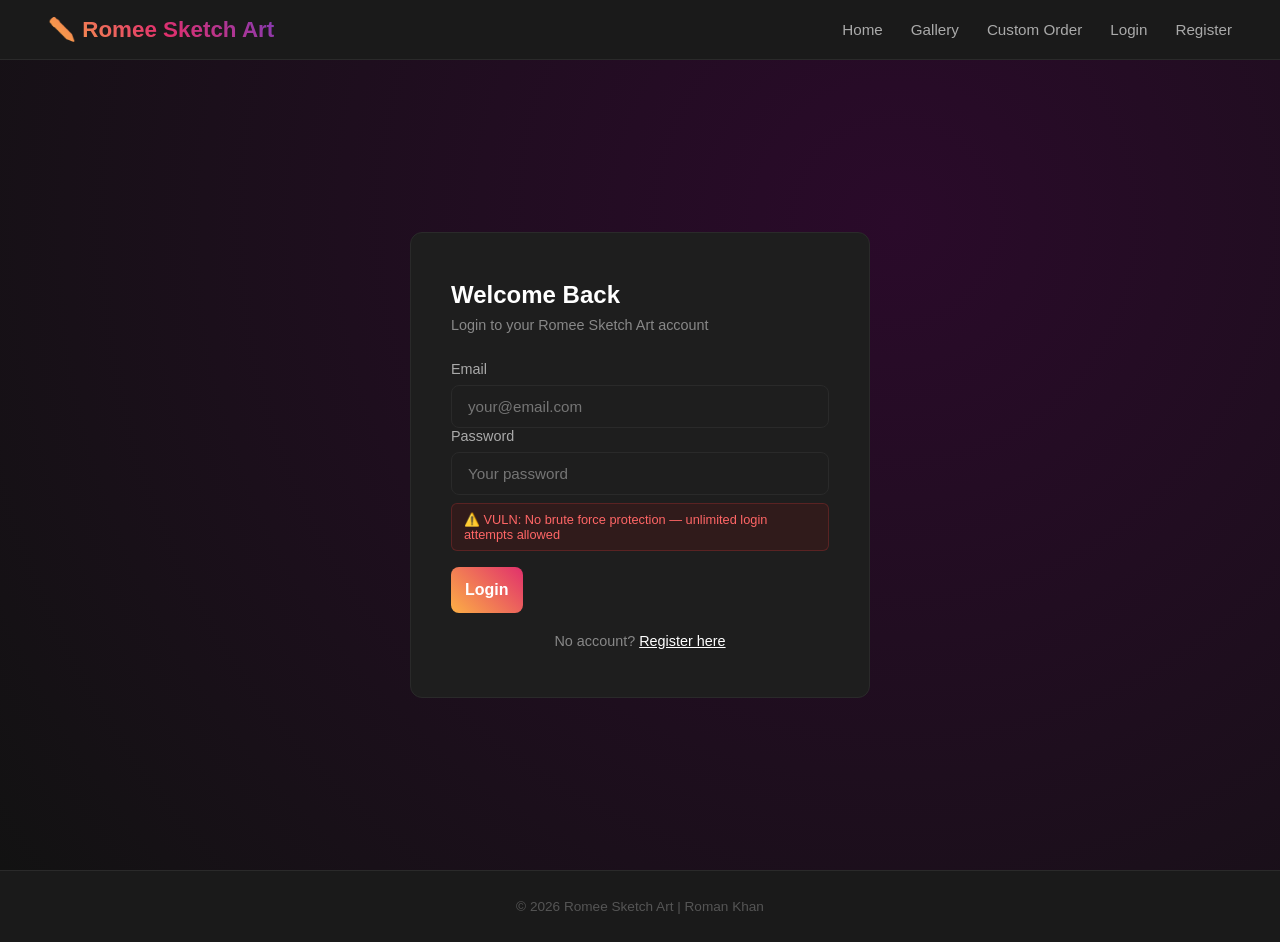
<file: pages/admin.html>
﻿<!DOCTYPE html>
<html lang="en">

<head>
  <meta charset="UTF-8" />
  <meta name="viewport" content="width=device-width, initial-scale=1.0" />
  <title>Romee Sketch Art | Admin</title>
  <link rel="stylesheet" href="../css/style.css" />
</head>

<body>

  <nav class="navbar">
    <a href="../index.html" class="logo">✏️ Romee Sketch Art</a>
    <ul class="nav-links">
      <li><a href="../index.html">Home</a></li>
      <li><a href="gallery.html">Gallery</a></li>
      <li><a href="custom-order.html">Custom Order</a></li>
      <li><a href="#" onclick="doLogout()">Logout</a></li>
    </ul>
  </nav>

  <div class="admin-container">
    <h1 style="color:#fff; margin-bottom:32px;">Admin Panel</h1>

    <!-- Stats -->
    <div class="admin-stats">
      <div class="admin-stat" onclick="scrollToSection('ordersSection')" style="cursor:pointer;" title="Go to Orders">
        <h3 id="totalOrders">0</h3>
        <p>Total Orders</p>
      </div>
      <div class="admin-stat" onclick="scrollToSection('ordersSection')" style="cursor:pointer;" title="Go to Orders">
        <h3 id="totalRevenue">PKR 0</h3>
        <p>Total Revenue</p>
      </div>
      <div class="admin-stat" onclick="scrollToSection('usersSection')" style="cursor:pointer;" title="Go to Users">
        <h3 id="totalUsers">0</h3>
        <p>Registered Users</p>
      </div>
      <div class="admin-stat" onclick="scrollToSection('sketchesSection')" style="cursor:pointer;"
        title="Go to Sketches">
        <h3 id="totalSketches">0</h3>
        <p>Sketches Listed</p>
      </div>
    </div>

    <!-- Users Table -->
    <div class="admin-section" id="usersSection">
      <h2>All Users <span class="vuln-tag">⚠️ VULN: Sensitive Data Exposure</span></h2>
      <table class="dash-table">
        <thead>
          <tr>
            <th>ID</th>
            <th>Email</th>
            <th>Password</th>
            <th>Role</th>
            <th>Action</th>
          </tr>
        </thead>
        <tbody id="adminUsersBody">
          <tr>
            <td colspan="5">Loading...</td>
          </tr>
        </tbody>
      </table>
    </div>

    <!-- Orders Table -->
    <div class="admin-section" id="ordersSection">
      <h2>All Orders</h2>
      <table class="dash-table">
        <thead>
          <tr>
            <th>Order ID</th>
            <th>Buyer</th>
            <th>Plan/Sketch</th>
            <th>Amount</th>
            <th>Status</th>
            <th>Action</th>
          </tr>
        </thead>
        <tbody id="adminOrdersBody">
          <tr>
            <td colspan="6">Loading...</td>
          </tr>
        </tbody>
      </table>
    </div>

    <!-- Add Sketch -->
    <div class="admin-section" id="addSketchSection">
      <h2>Add New Sketch</h2>
      <div style="display:grid; grid-template-columns:1fr 1fr 1fr; gap:20px; margin-bottom:20px;">
        <div class="form-group"><label>Title</label><input type="text" id="newSketchTitle" placeholder="Sketch title" />
        </div>
        <div class="form-group"><label>Price (PKR)</label><input type="number" id="newSketchPrice" placeholder="1500" />
        </div>
        <div class="form-group"><label>Artist</label><input type="text" id="newSketchArtist" placeholder="Romee" />
        </div>
        <div class="form-group">
          <label>Category</label>
          <select id="newSketchCategory">
            <option value="portrait">Portrait</option>
            <option value="anime">Anime Art</option>
            <option value="closeup">Close-Up Sketch</option>
          </select>
        </div>
        <div class="form-group"><label>Upload Sketch Image</label><input type="file" id="newSketchImage" /></div>
        <div class="form-group"><label>Reference / Step 1 Image <span
              style="color:#aaa; font-size:0.75rem;">(Optional)</span></label><input type="file" id="newSketchExtra1" />
        </div>
        <div class="form-group"><label>Reference / Step 2 Image <span
              style="color:#aaa; font-size:0.75rem;">(Optional)</span></label><input type="file" id="newSketchExtra2" />
        </div>
      </div>
      <button class="btn-buy" style="max-width:200px;" onclick="addSketch()">Add Sketch</button>
      <div id="addSketchMsg" style="margin-top:12px;"></div>
    </div>

    <!-- All Sketches -->
    <div class="admin-section" id="sketchesSection">
      <h2>All Sketches</h2>
      <table class="dash-table">
        <thead>
          <tr>
            <th>ID</th>
            <th>Title</th>
            <th>Artist</th>
            <th>Price</th>
            <th>Category</th>
            <th>Image</th>
            <th>Action</th>
          </tr>
        </thead>
        <tbody id="adminSketchesBody">
          <tr>
            <td colspan="7">Loading...</td>
          </tr>
        </tbody>
      </table>
    </div>

  </div>

  <footer class="footer">
    <p>© 2026 Romee Sketch Art | Roman Khan</p>
  </footer>

  <script src="../js/main.js"></script>
</body>

</html>
</file>
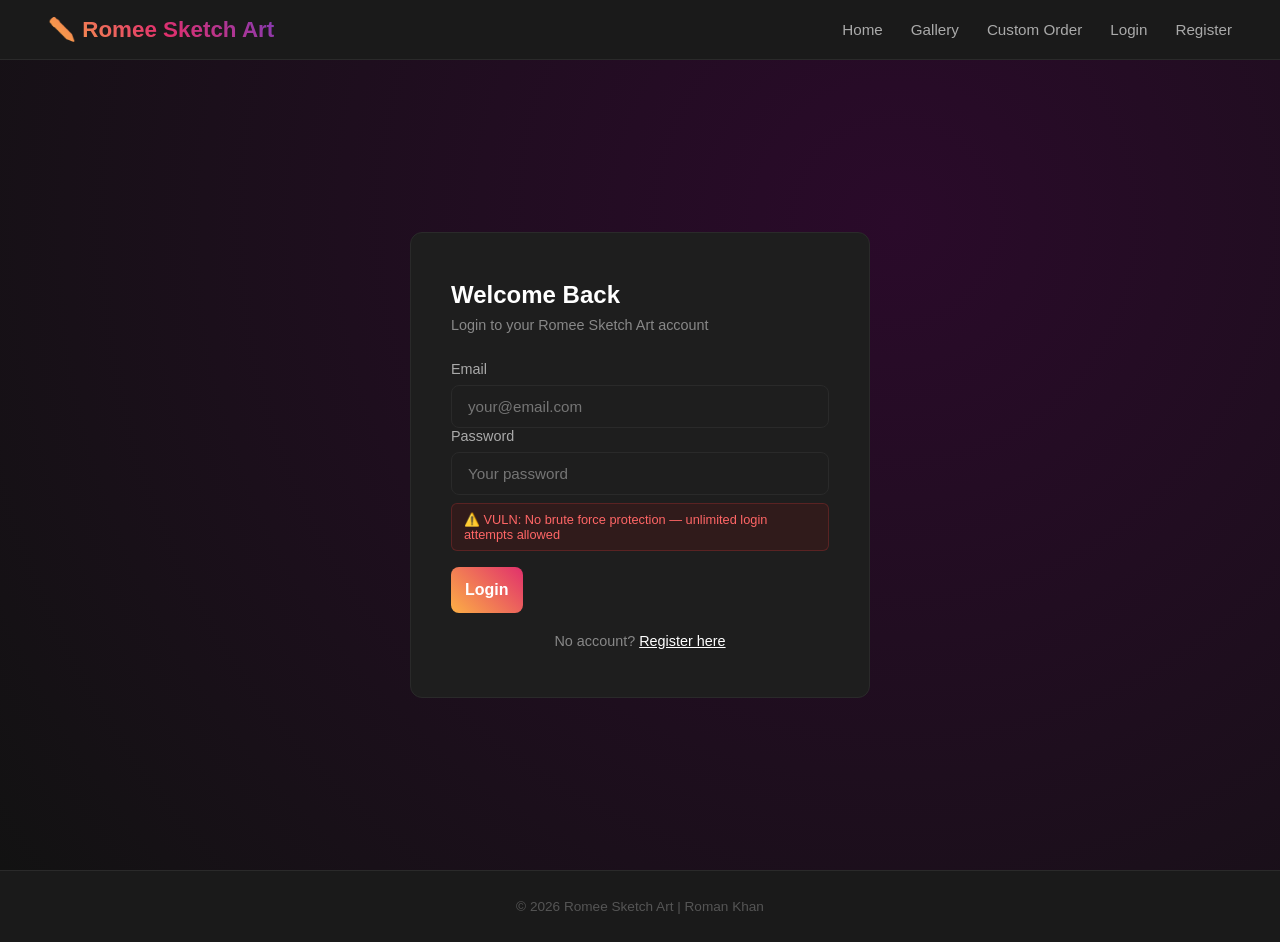
<file: pages/change-password.html>
<!DOCTYPE html>
<html lang="en">
<head>
  <meta charset="UTF-8"/>
  <meta name="viewport" content="width=device-width, initial-scale=1.0"/>
  <title>Romee Sketch Art | Change Password</title>
  <link rel="stylesheet" href="../css/style.css"/>
</head>
<body>
  <nav class="navbar">
    <a href="../index.html" class="logo">✏️ Romee Sketch Art</a>
    <ul class="nav-links">
      <li><a href="../index.html">Home</a></li>
      <li><a href="gallery.html">Gallery</a></li>
      <li><a href="custom-order.html">Custom Order</a></li>
      <li><a href="#" onclick="doLogout()">Logout</a></li>
    </ul>
  </nav>
  <div class="auth-page">
    <div class="auth-box">
      <h2>Change Password</h2>
      <p class="sub">Update your account password</p>
      <div class="form-group">
        <label>Current Password</label>
        <input type="password" id="currentPass" placeholder="Enter current password"/>
      </div>
      <div class="form-group">
        <label>New Password</label>
        <input type="password" id="newPass" placeholder="Enter new password"/>
      </div>
      <div class="form-group">
        <label>Confirm New Password</label>
        <input type="password" id="confirmPass" placeholder="Confirm new password"/>
      </div>
      <button class="btn-buy" onclick="changePassword()">Update Password</button>
      <div id="changePassMsg" style="margin-top:16px;"></div>
      <p style="color:#888; margin-top:20px; text-align:center; font-size:0.9rem;">
        <a href="dashboard.html" style="color:#fff;">← Back to Dashboard</a>
      </p>
    </div>
  </div>
  <footer class="footer">
    <p>© 2026 Romee Sketch Art | Roman Khan</p>
  </footer>
<script src="../js/main.js"></script>
</body>
</html>
</file>
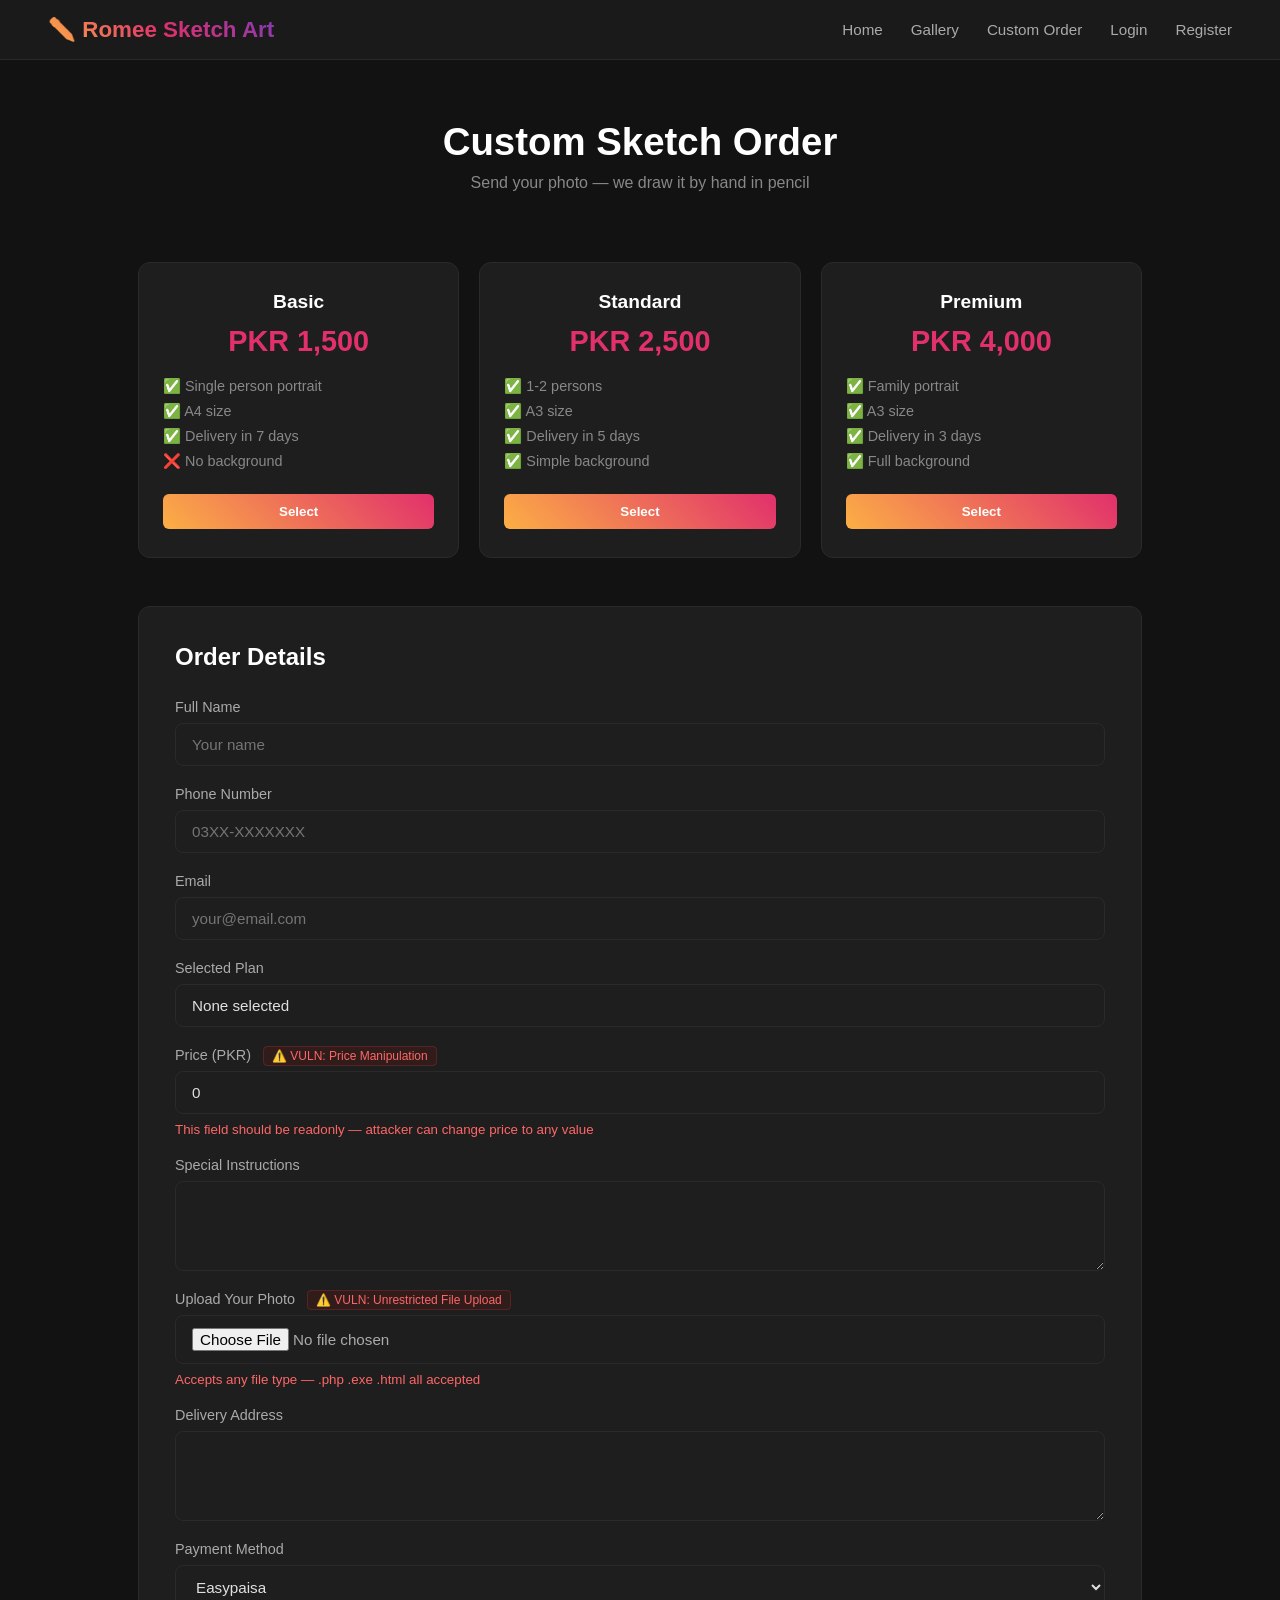
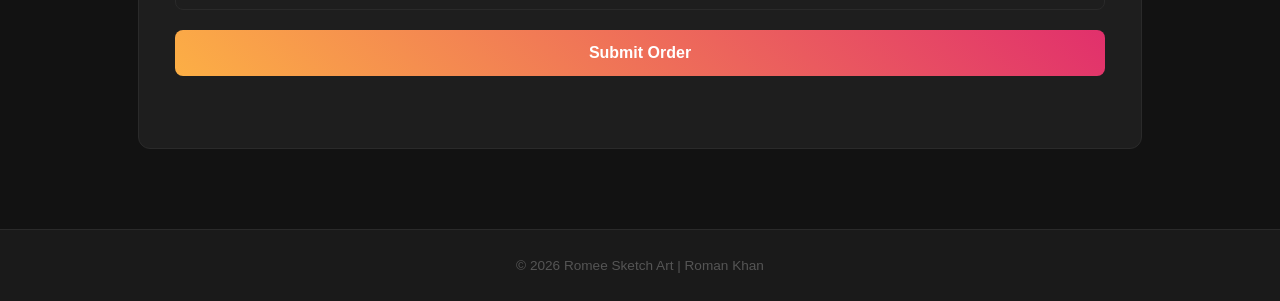
<file: pages/custom-order.html>
<!DOCTYPE html>
<html lang="en">

<head>
  <meta charset="UTF-8" />
  <meta name="viewport" content="width=device-width, initial-scale=1.0" />
  <title>Romee Sketch Art | Custom Order</title>
  <link rel="stylesheet" href="../css/style.css" />
</head>

<body>

  <nav class="navbar">
    <a href="../index.html" class="logo">✏️ Romee Sketch Art</a>
    <ul class="nav-links">
      <li><a href="../index.html">Home</a></li>
      <li><a href="gallery.html">Gallery</a></li>
      <li><a href="custom-order.html">Custom Order</a></li>
      <li><a href="login.html">Login</a></li>
      <li><a href="register.html">Register</a></li>
    </ul>
  </nav>

  <div class="page-header">
    <h1>Custom Sketch Order</h1>
    <p>Send your photo — we draw it by hand in pencil</p>
  </div>

  <div class="order-container">

    <!-- PRICING INFO -->
    <div class="pricing-cards">
      <div class="price-card" id="cardBasic" onclick="selectPlan('Basic', 1500, this)">
        <h3>Basic</h3>
        <p class="card-price">PKR 1,500</p>
        <ul>
          <li>✅ Single person portrait</li>
          <li>✅ A4 size</li>
          <li>✅ Delivery in 7 days</li>
          <li>❌ No background</li>
        </ul>
        <button class="btn-plan"
          onclick="selectPlanWithScroll('Basic', 1500, document.getElementById('cardBasic'))">Select</button>
      </div>
      <div class="price-card" id="cardStandard" onclick="selectPlan('Standard', 2500, this)">
        <h3>Standard</h3>
        <p class="card-price">PKR 2,500</p>
        <ul>
          <li>✅ 1-2 persons</li>
          <li>✅ A3 size</li>
          <li>✅ Delivery in 5 days</li>
          <li>✅ Simple background</li>
        </ul>
        <button class="btn-plan"
          onclick="selectPlanWithScroll('Standard', 2500, document.getElementById('cardStandard'))">Select</button>
      </div>
      <div class="price-card" id="cardPremium" onclick="selectPlan('Premium', 4000, this)">
        <h3>Premium</h3>
        <p class="card-price">PKR 4,000</p>
        <ul>
          <li>✅ Family portrait</li>
          <li>✅ A3 size</li>
          <li>✅ Delivery in 3 days</li>
          <li>✅ Full background</li>
        </ul>
        <button class="btn-plan"
          onclick="selectPlanWithScroll('Premium', 4000, document.getElementById('cardPremium'))">Select</button>
      </div>
    </div>

    <!-- ORDER FORM -->
    <div class="order-form-box">
      <h2>Order Details</h2>

      <div class="form-group">
        <label>Full Name</label>
        <input type="text" id="oName" placeholder="Your name" />
      </div>

      <div class="form-group">
        <label>Phone Number</label>
        <input type="text" id="oPhone" placeholder="03XX-XXXXXXX" />
      </div>

      <div class="form-group">
        <label>Email</label>
        <!-- VULN: No email validation -->
        <input type="text" id="oEmail" placeholder="your@email.com" />
      </div>

      <div class="form-group">
        <label>Selected Plan</label>
        <input type="text" id="oPlan" value="None selected" readonly />
      </div>

      <!-- VULNERABILITY: Price editable hidden field -->
      <div class="form-group">
        <label>Price (PKR)
          <span class="vuln-tag">⚠️ VULN: Price Manipulation</span>
        </label>
        <input type="number" id="oPrice" value="0" />
        <small style="color:#ff6666;">
          This field should be readonly — attacker can change price to any value
        </small>
      </div>

      <div class="form-group">
        <label>Special Instructions</label>
        <!-- VULN: XSS via input -->
        <textarea id="oNotes" placeholder="Describe what you want... (try typing <script>alert('XSS')</script>)">
        </textarea>
      </div>

      <!-- VULNERABILITY: File upload — no type restriction -->
      <div class="form-group">
        <label>Upload Your Photo
          <span class="vuln-tag">⚠️ VULN: Unrestricted File Upload</span>
        </label>
        <input type="file" id="oPhoto" style="color:#aaa;" />
        <small style="color:#ff6666;">
          Accepts any file type — .php .exe .html all accepted
        </small>
      </div>

      <div class="form-group">
        <label>Delivery Address</label>
        <textarea id="oAddress" placeholder="House #, Street, Area, City">
        </textarea>
      </div>

      <div class="form-group">
        <label>Payment Method</label>
        <select id="oPayment">
          <option value="easypaisa">Easypaisa</option>
          <option value="jazzcash">JazzCash</option>
          <option value="bank">Bank Transfer</option>
          <option value="cod">Cash on Delivery</option>
        </select>
      </div>

      <button class="btn-buy" onclick="submitOrder()">
        Submit Order
      </button>

      <div id="orderMsg" style="margin-top:16px;"></div>
    </div>
  </div>

  <footer class="footer">
    <p>© 2026 Romee Sketch Art | Roman Khan</p>
  </footer>

  <script src="../js/main.js"></script>
</body>

</html>
</file>
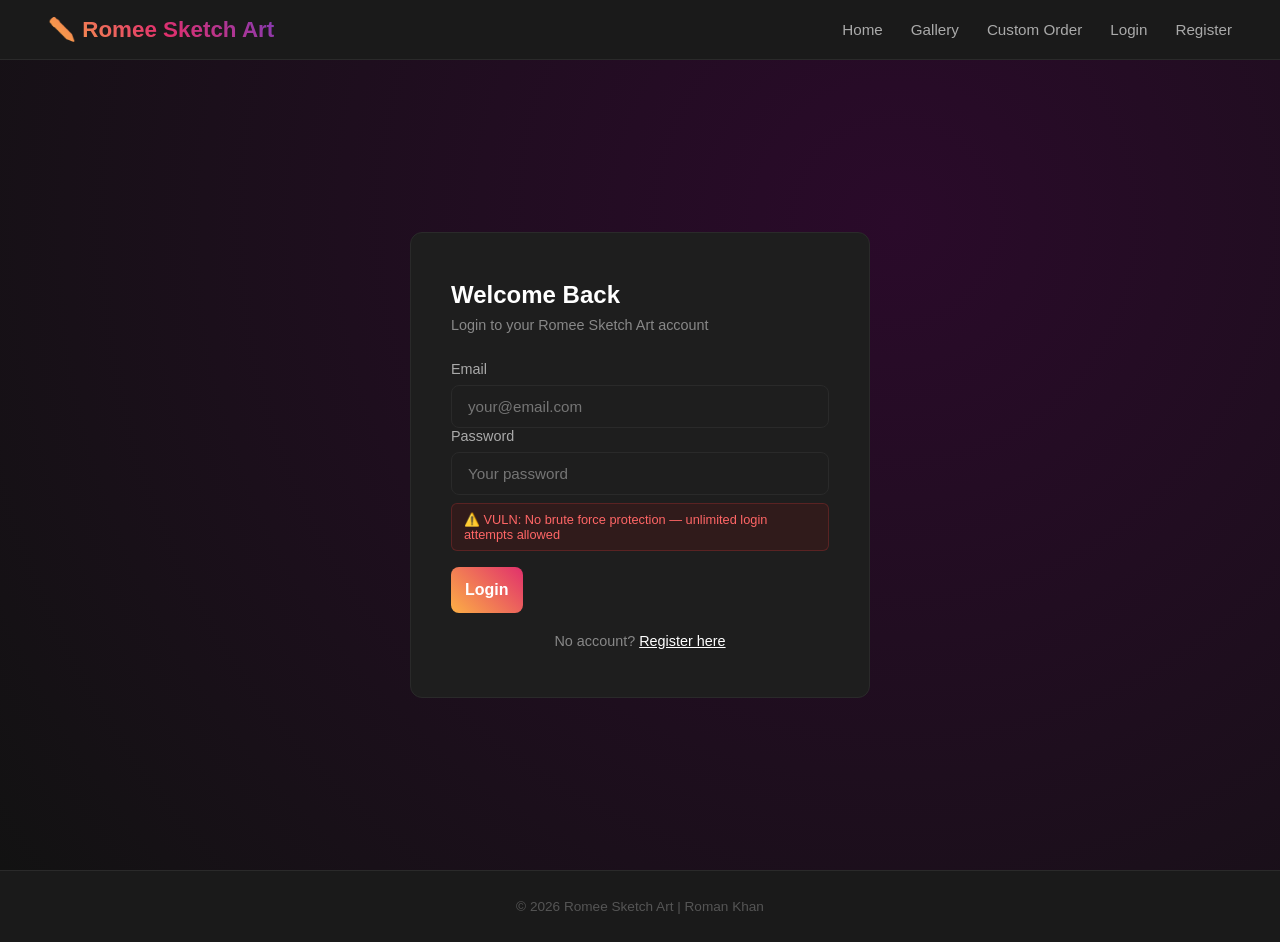
<file: pages/dashboard.html>
<!DOCTYPE html>
<html lang="en">
<head>
  <meta charset="UTF-8"/>
  <meta name="viewport" content="width=device-width, initial-scale=1.0"/>
  <title>Romee Sketch Art | Dashboard</title>
  <link rel="stylesheet" href="../css/style.css"/>
</head>
<body>

  <nav class="navbar">
    <a href="../index.html" class="logo">✏️ Romee Sketch Art</a>
    <ul class="nav-links">
      <li><a href="../index.html">Home</a></li>
      <li><a href="gallery.html">Gallery</a></li>
      <li><a href="custom-order.html">Custom Order</a></li>
      <li><a href="#" onclick="doLogout()">Logout</a></li>
    </ul>
  </nav>

  <div class="dashboard-container">
    <div class="dash-header">
      <h1>My Dashboard</h1>
      <p id="welcomeMsg">Welcome back!</p>
    </div>

    <!-- My Orders -->
    <div class="dash-section">
      <h2>My Orders</h2>
      <table class="dash-table">
        <thead>
          <tr><th>Order ID</th><th>Plan/Sketch</th><th>Amount</th><th>Status</th><th>Action</th></tr>
        </thead>
        <tbody id="ordersTableBody">
          <tr><td colspan="5" style="color:#aaa;">Loading orders...</td></tr>
        </tbody>
      </table>
    </div>

    <!-- Account Details -->
    <div class="dash-section">
      <h2>Account Details <span class="vuln-tag">⚠️ VULN: Information Disclosure</span></h2>
      <div class="info-box">
        <p><strong>Email:</strong> <span id="dashEmail">loading...</span></p>
        <p><strong>Role:</strong> <span id="dashRole">loading...</span></p>
        <p><strong>Session Token:</strong> <span id="dashToken">loading...</span></p>
      </div>
    </div>

    <!-- Change Password -->
    <div class="dash-section" style="text-align:center;">
      <a href="change-password.html" class="btn-outline">🔒 Change Password</a>
    </div>

  </div>

  <footer class="footer">
    <p>© 2026 Romee Sketch Art | Roman Khan</p>
  </footer>

  <script src="../js/main.js"></script>
</body>
</html>
</file>
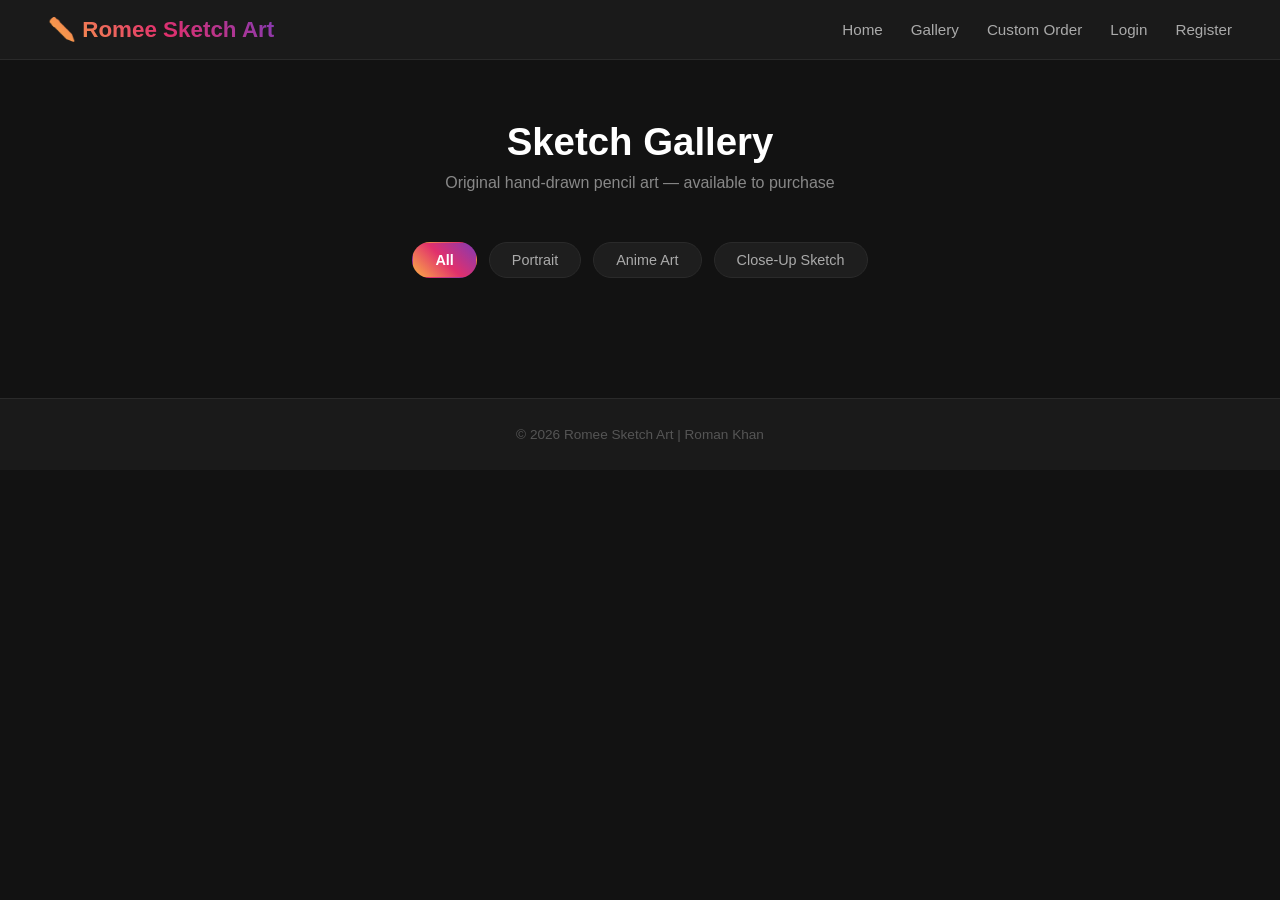
<file: pages/gallery.html>
<!DOCTYPE html>
<html lang="en">
<head>
  <meta charset="UTF-8"/>
  <meta name="viewport" content="width=device-width, initial-scale=1.0"/>
  <title>Romee Sketch Art | Gallery</title>
  <link rel="stylesheet" href="../css/style.css"/>
</head>
<body>

  <nav class="navbar">
    <a href="../index.html" class="logo">✏️ Romee Sketch Art</a>
    <ul class="nav-links">
      <li><a href="../index.html">Home</a></li>
      <li><a href="gallery.html">Gallery</a></li>
      <li><a href="custom-order.html">Custom Order</a></li>
      <li><a href="login.html">Login</a></li>
      <li><a href="register.html">Register</a></li>
    </ul>
  </nav>

  <!-- PAGE HEADER -->
  <div class="page-header">
    <h1>Sketch Gallery</h1>
    <p>Original hand-drawn pencil art — available to purchase</p>
  </div>

  <!-- FILTER BAR -->
  <div class="filter-bar" id="filterBar">
    <button class="filter-btn active" data-category="all">All</button>
    <button class="filter-btn" data-category="portrait">Portrait</button>
    <button class="filter-btn" data-category="anime">Anime Art</button>
    <button class="filter-btn" data-category="closeup">Close-Up Sketch</button>
  </div>

  <!-- GALLERY GRID -->
  <section class="gallery-section">
    <div class="sketch-grid" id="galleryGrid">
      <!-- Filled by JavaScript -->
    </div>
  </section>

  <footer class="footer">
    <p>© 2026 Romee Sketch Art | Roman Khan</p>
  </footer>

  <script src="../js/main.js"></script>
</body>
</html>
</file>
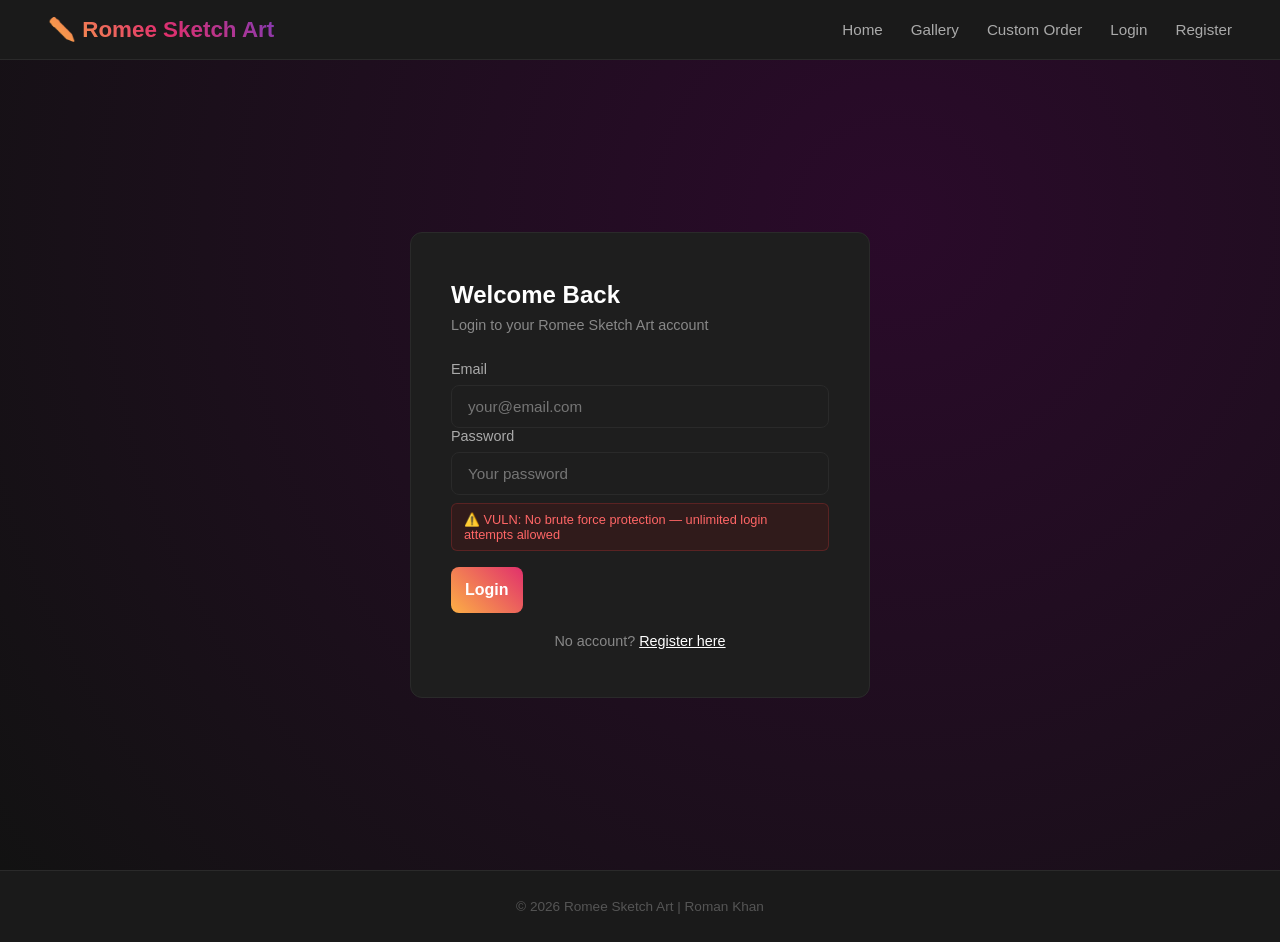
<file: pages/login.html>
<!DOCTYPE html>
<html lang="en">

<head>
  <meta charset="UTF-8" />
  <meta name="viewport" content="width=device-width, initial-scale=1.0" />
  <title>Romee Sketch Art | Login</title>
  <link rel="stylesheet" href="../css/style.css" />
</head>

<body>

  <nav class="navbar">
    <a href="../index.html" class="logo">✏️ Romee Sketch Art</a>
    <ul class="nav-links">
      <li><a href="../index.html">Home</a></li>
      <li><a href="gallery.html">Gallery</a></li>
      <li><a href="custom-order.html">Custom Order</a></li>
      <li><a href="login.html">Login</a></li>
      <li><a href="register.html">Register</a></li>
    </ul>
  </nav>

  <div class="auth-page">
    <div class="auth-box">
      <h2>Welcome Back</h2>
      <p class="sub">Login to your Romee Sketch Art account</p>

      <div class="form-group">
        <label>Email</label>
        <input type="text" id="lEmail" placeholder="your@email.com" onkeydown="if(event.key==='Enter') doLogin()" />
      </div>

      <div class="form-group">
        <label>Password</label>
        <input type="password" id="lPass" placeholder="Your password" onkeydown="if(event.key==='Enter') doLogin()" />
      </div>

      <!-- VULN: No lockout after failed attempts -->
      <div class="vuln-note" style="margin-bottom:16px;">
        ⚠️ VULN: No brute force protection — unlimited login attempts allowed
      </div>

      <button class="btn-buy" onclick="doLogin()">Login</button>

      <div id="loginMsg" style="margin-top:16px;"></div>

      <p style="color:#888; margin-top:20px; text-align:center; font-size:0.9rem;">
        No account?
        <a href="register.html" style="color:#fff;">Register here</a>
      </p>

      <!-- VULN: Credentials visible in source -->
      <!-- test accounts: admin@romee.com / admin123 | user@romee.com / 1234 -->
    </div>
  </div>

  <footer class="footer">
    <p>© 2026 Romee Sketch Art | Roman Khan</p>
  </footer>

  <script src="../js/main.js"></script>
</body>

</html>
</file>
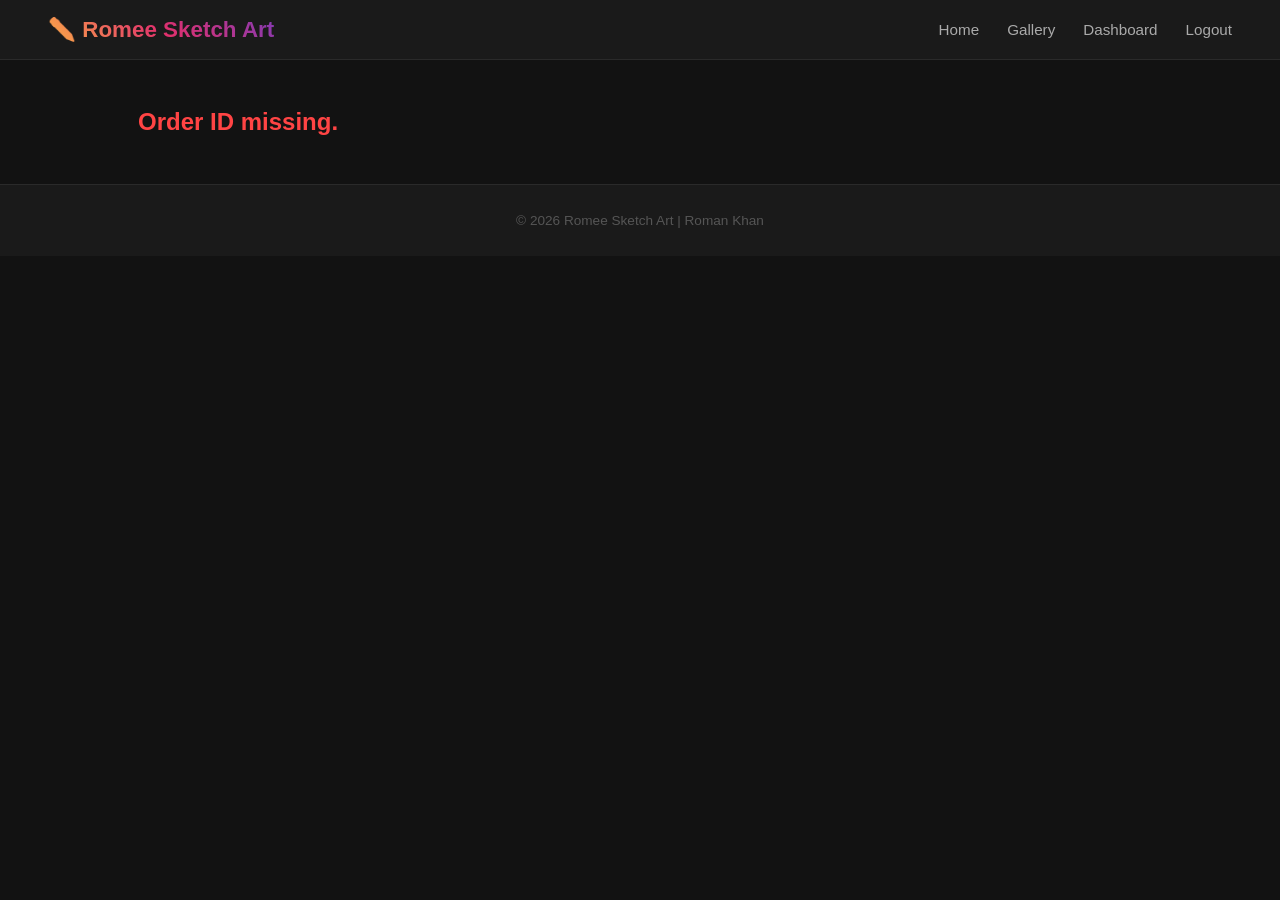
<file: pages/order-detail.html>
<!DOCTYPE html>
<html lang="en">
<head>
  <meta charset="UTF-8"/>
  <meta name="viewport" content="width=device-width, initial-scale=1.0"/>
  <title>Romee Sketch Art | Order Detail</title>
  <link rel="stylesheet" href="../css/style.css"/>
</head>
<body>

  <nav class="navbar">
    <a href="../index.html" class="logo">✏️ Romee Sketch Art</a>
    <ul class="nav-links">
      <li><a href="../index.html">Home</a></li>
      <li><a href="gallery.html">Gallery</a></li>
      <li><a href="dashboard.html">Dashboard</a></li>
      <li><a href="#" onclick="doLogout()">Logout</a></li>
    </ul>
  </nav>

  <div class="dashboard-container" id="orderDetailContainer">
    <div class="dash-header">
      <h1>Order Details</h1>
      <p id="orderIdDisplay">Order #—</p>
    </div>

    <div class="dash-section">
      <h2>Order Information</h2>
      <div id="orderInfo" class="info-box">
        <p><strong>Buyer Name:</strong> <span id="detailBuyer">—</span></p>
        <p><strong>Phone:</strong> <span id="detailPhone">—</span></p>
        <p><strong>Address:</strong> <span id="detailAddress">—</span></p>
        <p><strong>Plan / Sketch:</strong> <span id="detailPlan">—</span></p>
        <p><strong>Amount:</strong> <span id="detailAmount">—</span></p>
        <p><strong>Payment Method:</strong> <span id="detailPayment">—</span></p>
        <p><strong>Status:</strong> <span id="detailStatus">—</span></p>
        <p><strong>Notes:</strong> <span id="detailNotes">—</span></p>
        <p><strong>Uploaded Photo:</strong> <span id="detailPhoto">—</span></p>
      </div>
    </div>
  </div>

  <footer class="footer">
    <p>© 2026 Romee Sketch Art | Roman Khan</p>
  </footer>

  <script src="../js/main.js"></script>
</body>
</html>
</file>
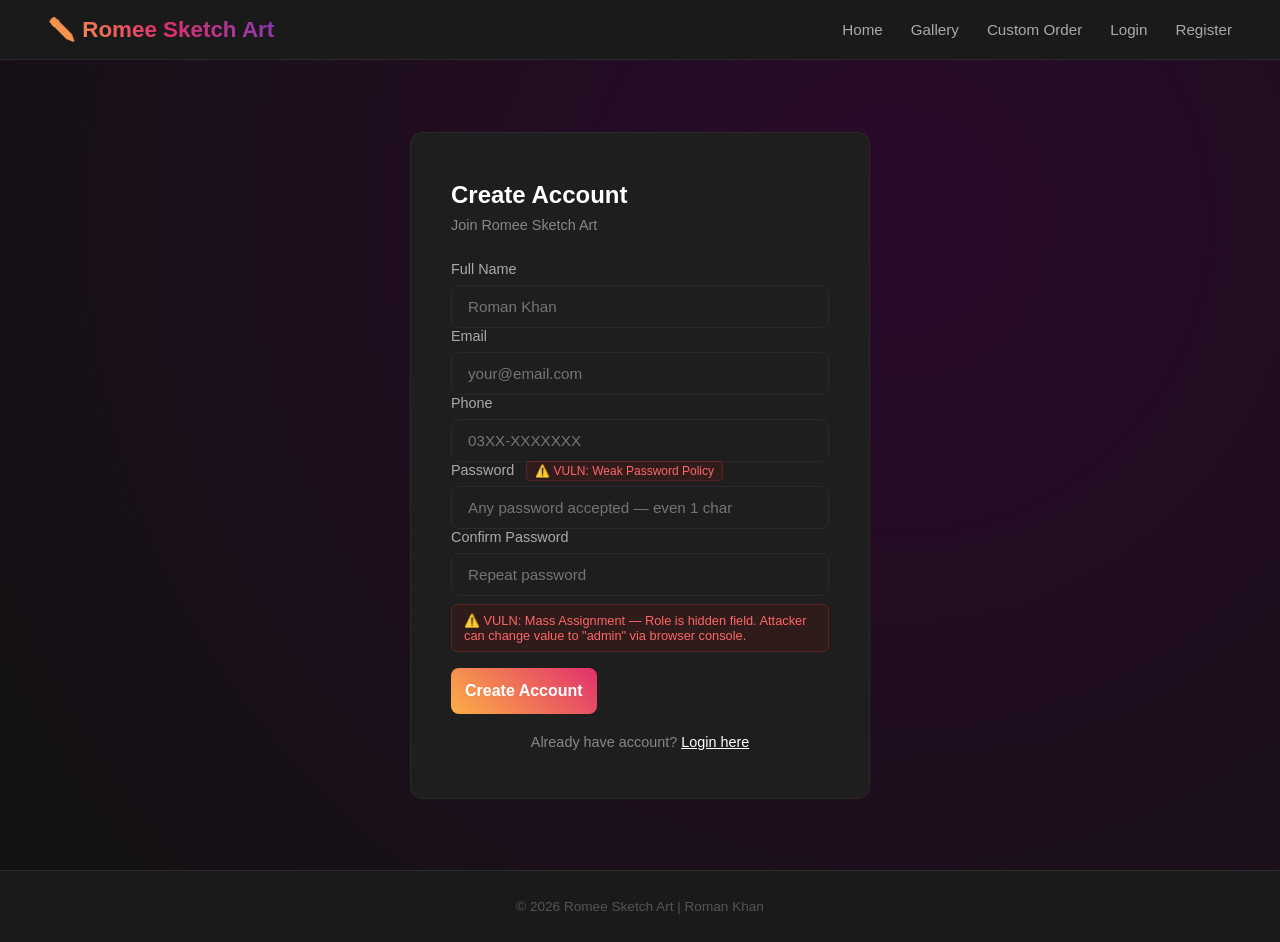
<file: pages/register.html>
﻿<!DOCTYPE html>
<html lang="en">
<head>
  <meta charset="UTF-8"/>
  <meta name="viewport" content="width=device-width, initial-scale=1.0"/>
  <title>Romee Sketch Art | Register</title>
  <link rel="stylesheet" href="../css/style.css"/>
</head>
<body>

  <nav class="navbar">
    <a href="../index.html" class="logo">✏️ Romee Sketch Art</a>
    <ul class="nav-links">
      <li><a href="../index.html">Home</a></li>
      <li><a href="gallery.html">Gallery</a></li>
      <li><a href="custom-order.html">Custom Order</a></li>
      <li><a href="login.html">Login</a></li>
      <li><a href="register.html">Register</a></li>
    </ul>
  </nav>

  <div class="auth-page">
    <div class="auth-box">
      <h2>Create Account</h2>
      <p class="sub">Join Romee Sketch Art</p>

      <div class="form-group">
        <label>Full Name</label>
        <input type="text" id="rName" placeholder="Roman Khan"/>
      </div>

      <div class="form-group">
        <label>Email</label>
        <input type="text" id="rEmail" placeholder="your@email.com"/>
      </div>

      <div class="form-group">
        <label>Phone</label>
        <input type="text" id="rPhone" placeholder="03XX-XXXXXXX"/>
      </div>

      <!-- VULN: Weak password policy — accepts 1 char -->
      <div class="form-group">
        <label>Password
          <span class="vuln-tag">⚠️ VULN: Weak Password Policy</span>
        </label>
        <input type="password" id="rPass" placeholder="Any password accepted — even 1 char"/>
      </div>

      <div class="form-group">
        <label>Confirm Password</label>
        <input type="password" id="rPass2" placeholder="Repeat password"/>
      </div>

      <!-- VULN: Role is hidden but still sent in POST request — attacker can modify via console -->
      <input type="hidden" id="rRole" value="user"/>
      <p class="vuln-note" style="margin-bottom:16px;">
        ⚠️ VULN: Mass Assignment — Role is hidden field. Attacker can change value to "admin" via browser console.
      </p>

      <button class="btn-buy" onclick="doRegister()">Create Account</button>

      <div id="regMsg" style="margin-top:16px;"></div>

      <p style="color:#888; margin-top:20px; text-align:center; font-size:0.9rem;">
        Already have account?
        <a href="login.html" style="color:#fff;">Login here</a>
      </p>
    </div>
  </div>

  <footer class="footer">
    <p>© 2026 Romee Sketch Art | Roman Khan</p>
  </footer>

<script src="../js/main.js"></script>
</body>
</html>
</file>
<file: css/style.css>
/* ============================================================
   ROME SKETCH ART – MAIN STYLESHEET (Instagram Dark Edition)
   Sections organized by page / component
   ============================================================ */

/* ---------- INSTAGRAM COLOR VARIABLES (used throughout) ----------
   Pink: #E1306C   Orange: #F77737   Yellow: #FCAF45
   Purple: #833AB4  Blue: #405DE6    Gradient: (45deg, #FCAF45, #E1306C, #833AB4)
------------------------------------------------------------------- */

/* ---------- GLOBAL RESET & BODY ---------- */
* {
  margin: 0;
  padding: 0;
  box-sizing: border-box;
}

body {
  font-family: 'Segoe UI', sans-serif;
  background: #121212;
  color: #e0e0e0;
}

/* ---------- NAVBAR (ALL PAGES) ---------- */
.navbar {
  display: flex;
  justify-content: space-between;
  align-items: center;
  padding: 16px 48px;
  background: #1a1a1a;
  border-bottom: 1px solid #2a2a2a;
  position: sticky;
  top: 0;
  z-index: 100;
}
.logo {
  font-size: 1.4rem;
  font-weight: 700;
  text-decoration: none;          /* ← add this */
  background: linear-gradient(45deg, #FCAF45, #E1306C, #833AB4);
  -webkit-background-clip: text;
  -webkit-text-fill-color: transparent;
  background-clip: text;
  display: inline-block;          /* ensures gradient works on inline element */
}
.nav-links {
  list-style: none;
  display: flex;
  gap: 28px;
}
.nav-links a {
  color: #aaa;
  text-decoration: none;
  font-size: 0.95rem;
  transition: color 0.2s, border-bottom 0.2s;
  padding-bottom: 4px;
  border-bottom: 2px solid transparent;
}
.nav-links a:hover {
  color: #fff;
  border-bottom: 2px solid #E1306C;
}

/* ---------- BUTTONS (GLOBAL) ---------- */
.btn {
  background: linear-gradient(45deg, #FCAF45, #E1306C);
  color: #fff;
  padding: 13px 30px;
  border-radius: 8px;
  font-weight: 700;
  text-decoration: none;
  margin-right: 12px;
  transition: all 0.2s;
  border: none;
}
.btn:hover {
  background: linear-gradient(45deg, #E1306C, #833AB4);
  transform: translateY(-2px);
  box-shadow: 0 8px 20px rgba(225,48,108,0.3);
}
.btn-outline {
  border: 2px solid transparent;
  background: linear-gradient(#121212, #121212) padding-box,
              linear-gradient(45deg, #FCAF45, #E1306C, #833AB4) border-box;
  color: #fff;
  padding: 12px 30px;
  border-radius: 8px;
  font-weight: 700;
  text-decoration: none;
  transition: all 0.2s;
}
.btn-outline:hover {
  background: linear-gradient(45deg, #FCAF45, #E1306C);
  color: #fff;
  transform: translateY(-2px);
  box-shadow: 0 8px 20px rgba(225,48,108,0.3);
}

.btn-small {
  background: linear-gradient(45deg, #FCAF45, #E1306C);
  color: #fff;
  padding: 8px 18px;
  border-radius: 6px;
  font-weight: 700;
  text-decoration: none;
  font-size: 0.85rem;
  transition: all 0.2s;
  display: inline-block;
}
.btn-small:hover {
  background: linear-gradient(45deg, #E1306C, #833AB4);
  transform: translateY(-2px);
  box-shadow: 0 6px 15px rgba(225,48,108,0.3);
}

.btn-buy {
  padding: 14px;
  background: linear-gradient(45deg, #FCAF45, #E1306C);
  color: #fff;
  border: none;
  border-radius: 8px;
  font-size: 1rem;
  font-weight: 700;
  cursor: pointer;
  transition: all 0.2s;
}
.btn-buy:hover {
  background: linear-gradient(45deg, #E1306C, #833AB4);
  transform: translateY(-2px);
  box-shadow: 0 8px 25px rgba(225,48,108,0.4);
}

/* ---------- FOOTER (ALL PAGES) ---------- */
.footer {
  padding: 28px 48px;
  text-align: center;
  color: #555;
  font-size: 0.85rem;
  background: #1a1a1a;
  border-top: 1px solid #2a2a2a;
}

/* ---------- INDEX.HTML – HERO ---------- */
.hero {
  min-height: 88vh;
  display: flex;
  align-items: center;
  justify-content: center;
  text-align: center;
  background: radial-gradient(circle at 30% 30%, #2a0a2a, #121212);
  padding: 60px 20px;
}
.hero-content h1 {
  font-size: 3.2rem;
  color: #fff;
  line-height: 1.2;
  margin-bottom: 16px;
}
.hero-content p {
  color: #aaa;
  font-size: 1.1rem;
  margin-bottom: 32px;
}

/* ---------- INDEX.HTML – FEATURED SKETCHES ---------- */
.featured {
  padding: 80px 48px;
  text-align: center;
}
.featured h2 {
  font-size: 2rem;
  color: #fff;
  margin-bottom: 40px;
}
.sketch-grid {
  display: grid;
  grid-template-columns: repeat(auto-fit, minmax(260px, 1fr));
  gap: 24px;
  max-width: 1100px;
  margin: 0 auto;
}
.sketch-card {
  background: #1e1e1e;
  border: 1px solid #2a2a2a;
  border-radius: 12px;
  overflow: hidden;
  transition: transform 0.3s, border-color 0.3s, box-shadow 0.3s;
}
.sketch-card:hover {
  transform: translateY(-4px);
  border-color: #E1306C;
  box-shadow: 0 10px 30px rgba(225,48,108,0.15);
}
.sketch-img {
  height: 220px;
  background: #2a2a2a;
  display: flex;
  align-items: center;
  justify-content: center;
  font-size: 4rem;
}
.sketch-img img {
  width: 100%;
  height: 100%;
  object-fit: cover;
}
.sketch-info {
  padding: 20px;
  text-align: left;
}
.sketch-info h3 { color: #fff; margin-bottom: 4px; }
.artist { color: #888; font-size: 0.85rem; margin-bottom: 8px; }
.price {
  color: #E1306C;
  font-size: 1.2rem;
  font-weight: 700;
  margin-bottom: 14px;
}

/* ---------- INDEX.HTML – CUSTOM BANNER ---------- */
.custom-banner {
  padding: 80px 48px;
  background: linear-gradient(135deg, #1f0a1f, #121212);
  text-align: center;
  border-top: 1px solid #2a2a2a;
  border-bottom: 1px solid #2a2a2a;
}
.custom-banner h2 { font-size: 2rem; color: #fff; margin-bottom: 12px; }
.custom-banner p { color: #888; margin-bottom: 28px; }

/* ---------- PAGE HEADER (Gallery, Custom Order, etc.) ---------- */
.page-header {
  padding: 60px 48px 30px;
  text-align: center;
}
.page-header h1 {
  font-size: 2.4rem;
  color: #fff;
  margin-bottom: 10px;
}
.page-header p { color: #888; }

/* ---------- GALLERY.HTML – FILTER BAR ---------- */
.filter-bar {
  display: flex;
  justify-content: center;
  gap: 12px;
  padding: 20px 48px 40px;
}
.filter-btn {
  padding: 9px 22px;
  background: #1e1e1e;
  border: 1px solid #2a2a2a;
  color: #aaa;
  border-radius: 20px;
  cursor: pointer;
  font-size: 0.9rem;
  transition: all 0.2s;
}
.filter-btn:hover {
  border-color: #E1306C;
  color: #fff;
}
.filter-btn.active {
  background: linear-gradient(45deg, #FCAF45, #E1306C, #833AB4);
  color: #fff;
  border-color: transparent;
  font-weight: 700;
}

/* ---------- GALLERY.HTML – GALLERY SECTION ---------- */
.gallery-section {
  padding: 0 48px 80px;
}

/* ---------- DETAIL.HTML – SKETCH DETAIL PAGE ---------- */
.detail-container {
  display: grid;
  grid-template-columns: 1fr 1fr;
  gap: 60px;
  padding: 60px 48px;
  max-width: 1100px;
  margin: 0 auto;
}
.detail-image img {
  width: 100%;
  border-radius: 12px;
  border: 1px solid #2a2a2a;
}
.detail-info h1 {
  font-size: 2rem;
  color: #fff;
  margin-bottom: 8px;
}
.detail-desc {
  color: #888;
  line-height: 1.7;
  margin: 16px 0 24px;
}
.price-box {
  background: #1e1e1e;
  border: 1px solid #2a2a2a;
  border-radius: 8px;
  padding: 20px;
  margin-bottom: 24px;
}
.detail-price {
  font-size: 2rem;
  font-weight: 700;
  color: #E1306C;
  margin-bottom: 8px;
}
.vuln-note {
  color: #ff6666;
  font-size: 0.8rem;
  background: #ff000015;
  border: 1px solid #ff444433;
  padding: 8px 12px;
  border-radius: 6px;
  margin-top: 8px;
}
.buy-form { display: flex; flex-direction: column; gap: 16px; }

/* ---------- FORM ELEMENTS (shared: detail, custom-order, auth, admin) ---------- */
.form-group { display: flex; flex-direction: column; gap: 8px; }
.form-group label { color: #aaa; font-size: 0.9rem; }
.form-group input,
.form-group select,
.form-group textarea {
  padding: 12px 16px;
  background: #1e1e1e;
  border: 1px solid #2a2a2a;
  border-radius: 8px;
  color: #e0e0e0;
  font-size: 0.95rem;
  outline: none;
  transition: border-color 0.2s;
}
.form-group input:focus,
.form-group textarea:focus,
.form-group select:focus {
  border-color: #E1306C;
  box-shadow: 0 0 8px rgba(225,48,108,0.2);
}
.form-group textarea { height: 90px; resize: vertical; }

.success-box {
  background: #0f2a0f;
  border: 1px solid #2a5a2a;
  border-radius: 8px;
  padding: 16px;
  color: #88cc88;
  line-height: 1.8;
}

/* ---------- CUSTOM-ORDER.HTML – PRICING CARDS & FORM ---------- */
.order-container {
  max-width: 1100px;
  margin: 0 auto;
  padding: 40px 48px 80px;
}
.pricing-cards {
  display: grid;
  grid-template-columns: repeat(auto-fit, minmax(220px,1fr));
  gap: 20px;
  margin-bottom: 48px;
}
.price-card {
  background: #1e1e1e;
  border: 1px solid #2a2a2a;
  border-radius: 12px;
  padding: 28px 24px;
  text-align: center;
  cursor: pointer;
  transition: all 0.3s ease;
}
.price-card:hover {
  border-color: #E1306C;
  box-shadow: 0 8px 25px rgba(225,48,108,0.15);
}
.price-card h3 {
  color: #fff;
  font-size: 1.2rem;
  margin-bottom: 12px;
}
.card-price {
  font-size: 1.8rem;
  font-weight: 700;
  color: #E1306C;
  margin-bottom: 20px;
}
.price-card ul {
  list-style: none;
  margin-bottom: 24px;
  text-align: left;
  display: flex;
  flex-direction: column;
  gap: 8px;
}
.price-card ul li { color: #888; font-size: 0.9rem; }
.featured-plan {
  border-color: #E1306C;
  transform: scale(1.03);
}
.btn-plan {
  width: 100%;
  padding: 10px;
  background: linear-gradient(45deg, #FCAF45, #E1306C);
  color: #fff;
  border: none;
  border-radius: 6px;
  font-weight: 700;
  cursor: pointer;
  transition: all 0.2s;
}
.btn-plan:hover {
  background: linear-gradient(45deg, #E1306C, #833AB4);
}
.order-form-box {
  background: #1e1e1e;
  border: 1px solid #2a2a2a;
  border-radius: 12px;
  padding: 36px;
  display: flex;
  flex-direction: column;
  gap: 20px;
}
.order-form-box h2 {
  color: #fff;
  margin-bottom: 8px;
}
.vuln-tag {
  color: #ff6666;
  font-size: 0.75rem;
  background: #ff000015;
  border: 1px solid #ff444433;
  padding: 2px 8px;
  border-radius: 4px;
  margin-left: 8px;
}

/* ---------- LOGIN.HTML & REGISTER.HTML – AUTH PAGES ---------- */
.auth-page {
  min-height: 90vh;
  display: flex;
  align-items: center;
  justify-content: center;
  padding: 40px 20px;
  background: radial-gradient(circle at 70% 20%, #2a0a2a, #121212);
}
.auth-box {
  background: #1e1e1e;
  border: 1px solid #2a2a2a;
  border-radius: 12px;
  padding: 48px 40px;
  width: 100%;
  max-width: 460px;
}
.auth-box h2 {
  color: #fff;
  margin-bottom: 8px;
}
.sub {
  color: #888;
  margin-bottom: 28px;
  font-size: 0.9rem;
}

/* ---------- DASHBOARD.HTML – USER DASHBOARD ---------- */
.dashboard-container {
  max-width: 1100px;
  margin: 0 auto;
  padding: 48px;
}
.dash-header {
  margin-bottom: 40px;
}
.dash-header h1 { color: #fff; margin-bottom: 8px; }
.dash-header p  { color: #888; }
.dash-section {
  background: #1e1e1e;
  border: 1px solid #2a2a2a;
  border-radius: 12px;
  padding: 28px;
  margin-bottom: 28px;
  transition: border-color 0.2s;
}
.dash-section:hover {
  border-color: #E1306C;
}
.dash-section h2 { color: #fff; margin-bottom: 20px; }
.dash-table {
  width: 100%;
  border-collapse: collapse;
}
.dash-table th {
  background: #2a2a2a;
  color: #aaa;
  padding: 12px 16px;
  text-align: left;
  font-size: 0.85rem;
}
.dash-table td {
  padding: 12px 16px;
  border-bottom: 1px solid #2a2a2a;
  color: #ccc;
  font-size: 0.9rem;
}
.badge {
  padding: 4px 10px;
  border-radius: 4px;
  font-size: 0.78rem;
  font-weight: 700;
}
.badge.pending { background:#ff990022; color:#ffaa44; }
.badge.done    { background:#00880022; color:#44cc88; }
.badge.admin   { background:#ff444422; color:#ff6666; }
.badge.user    { background:#ffffff11; color:#aaaaaa; }
.info-box {
  background: #121212;
  border: 1px solid #2a2a2a;
  border-radius: 8px;
  padding: 20px;
  display: flex;
  flex-direction: column;
  gap: 10px;
}
.info-box p { color: #aaa; font-size: 0.9rem; }
.info-box strong { color: #fff; }

/* ---------- ADMIN.HTML – ADMIN PANEL ---------- */
.admin-container {
  max-width: 1100px;
  margin: 0 auto;
  padding: 40px 48px 80px;
}
.admin-stats {
  display: grid;
  grid-template-columns: repeat(auto-fit, minmax(200px,1fr));
  gap: 20px;
  margin-bottom: 40px;
}
.admin-stat {
  background: #1e1e1e;
  border: 1px solid #2a2a2a;
  border-radius: 12px;
  padding: 28px;
  text-align: center;
  transition: all 0.2s;
}
.admin-stat:hover {
  border-color: #E1306C;
  transform: translateY(-3px);
  box-shadow: 0 8px 20px rgba(225,48,108,0.1);
}
.admin-stat h3 { color: #E1306C; font-size: 1.8rem; margin-bottom: 8px; }
.admin-stat p  { color: #888; font-size: 0.85rem; }
.admin-section {
  background: #1e1e1e;
  border: 1px solid #2a2a2a;
  border-radius: 12px;
  padding: 28px;
  margin-bottom: 28px;
}
.admin-section h2 { color: #fff; margin-bottom: 20px; }

/* ---------- CUSTOM ORDER PLAN ACTIVE STATE ---------- */
.active-plan {
  border: 2px solid #E1306C !important;
  box-shadow: 0 0 25px rgba(225,48,108,0.3);
  transform: scale(1.03);
}

/* ---------- GLOBAL RESPONSIVE ---------- */
@media (max-width: 768px) {
  .navbar { padding: 14px 20px; flex-direction: column; gap: 12px; }
  .hero-content h1 { font-size: 2rem; }
  .featured { padding: 40px 20px; }
  .detail-container { grid-template-columns: 1fr; padding: 30px 20px; }
  .btn, .btn-outline {
    display: block;
    width: 90%;
    margin: 10px auto;
    text-align: center;
  }
  .btn {
    margin-right: auto;
  }
}

/* ========== DETAIL PAGE GALLERY ========== */
/* Side by side for 2 images */
.gallery-side {
  display: flex;
  flex-direction: row;
  gap: 10px;
  width: 100%;
}
.gallery-side .img-wrap {
  position: relative;
  flex: 1;
  min-width: 0;
}
.gallery-side img {
  width: 100%;
  max-height: 80vh;
  object-fit: contain;
  border-radius: 12px;
  border: 1px solid #2a2a2a;
  cursor: pointer;
  display: block;
}
.gallery-label {
  position: absolute;
  top: 8px;
  left: 8px;
  background: rgba(0,0,0,0.75);
  color: #fff;
  padding: 4px 10px;
  border-radius: 4px;
  font-size: 0.75rem;
  z-index: 5;
}
/* Carousel for 3+ images */
.gallery-carousel {
  position: relative;
  overflow: hidden;
  width: 100%;
}
.gallery-carousel img {
  width: 100%;
  max-height: 80vh;
  object-fit: contain;
  border-radius: 12px;
  border: 1px solid #2a2a2a;
  display: block;
}
.gallery-single {
  width: 100%;
  max-height: 80vh;
  object-fit: contain;
  border-radius: 12px;
  border: 1px solid #2a2a2a;
  display: block;
}

.gallery-dots {
  display: flex;
  justify-content: center;
  gap: 8px;
  margin-top: 12px;
}
.gallery-dot {
  width: 12px;
  height: 12px;
  border-radius: 50%;
  background: #555;
  cursor: pointer;
  transition: background 0.2s;
}
.gallery-dot.active {
  background: #E1306C;
}
.gallery-arrow {
  position: absolute;
  top: 50%;
  transform: translateY(-50%);
  background: rgba(0,0,0,0.6);
  color: #fff;
  border: none;
  padding: 12px 14px;
  cursor: pointer;
  font-size: 1.1rem;
  border-radius: 50%;
  z-index: 10;
  transition: background 0.2s;
}
.gallery-arrow:hover {
  background: rgba(225,48,108,0.8);
}
.gallery-arrow.left {
  left: 10px;
}
.gallery-arrow.right {
  right: 10px;
}

/* Fix detail container to give images more space */
.detail-container {
  display: grid;
  grid-template-columns: 55% 45%;
  gap: 40px;
  padding: 40px 48px;
  max-width: 1300px;
  margin: 0 auto;
}

/* Responsive */
@media (max-width: 900px) {
  .detail-container {
    grid-template-columns: 1fr;
    padding: 20px;
  }
  .gallery-side {
    flex-direction: column;
  }
}
</file>
